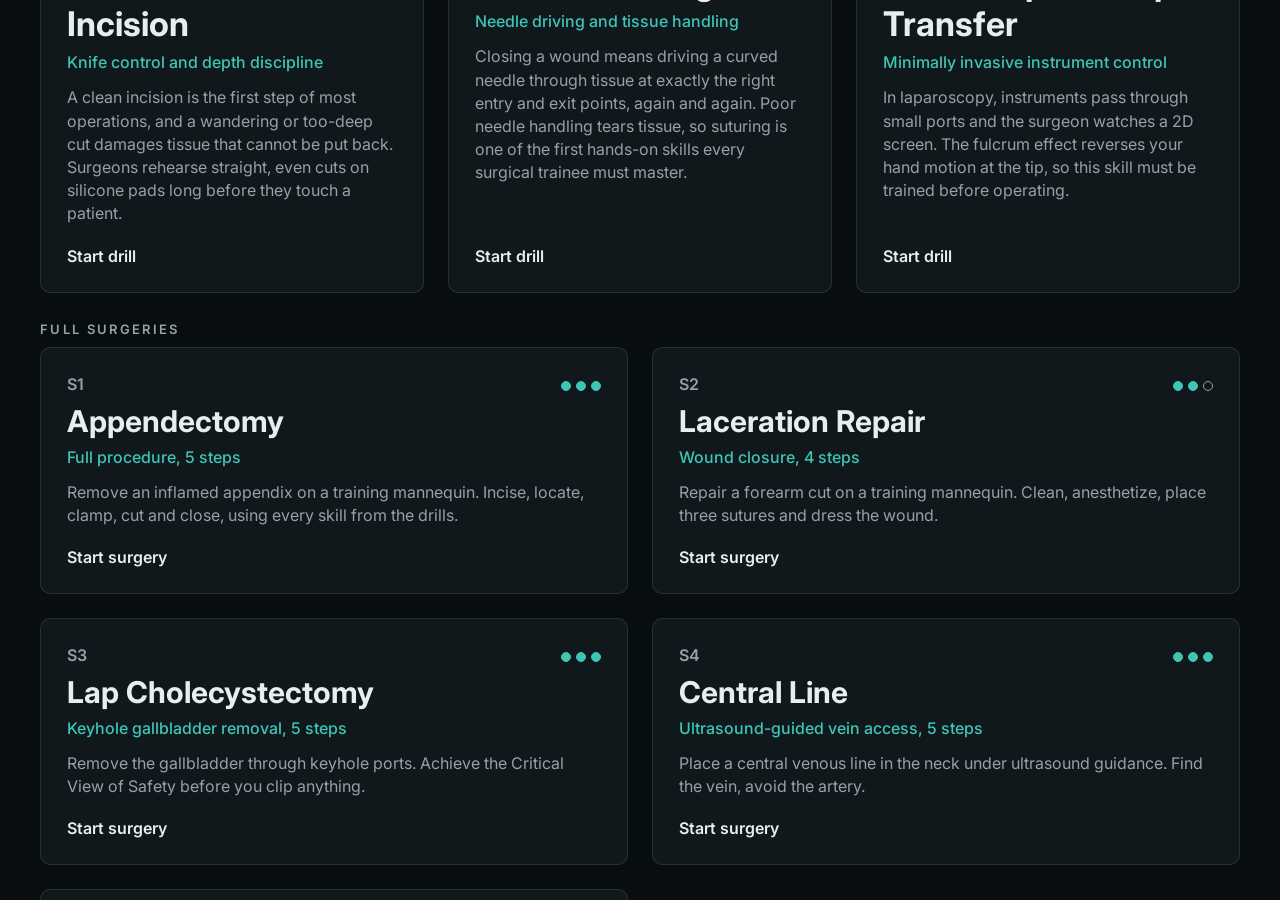
<file: src/ui/_mock.html>
<!doctype html><html><head><meta charset="utf-8"><title>HUD mock</title>
<link rel="preconnect" href="https://fonts.googleapis.com"><link href="https://fonts.googleapis.com/css2?family=Inter:wght@400;500;600;700;800&display=swap" rel="stylesheet">
<link rel="stylesheet" href="../../style.css"></head><body><div id="ui"></div>
<script type="module">
import { createHUD } from './hud.js';
const events = new EventTarget();
const engine = { events, input:{steady:false}, loadLevel(id){ setTimeout(()=>{ events.dispatchEvent(new CustomEvent('level:start',{detail:{id}}));
  let p=0; const t=setInterval(()=>{ p+=.04; events.dispatchEvent(new CustomEvent('level:progress',{detail:{id,pct:p,hint:'Keep the blade steady along the line',accuracy:.9}}));
  if(p>=1){clearInterval(t);events.dispatchEvent(new CustomEvent('level:score',{detail:{id,metrics:{deviation_mm:1.23,time:24.6,accuracy:.91,errors:2},grade:{tissue:4,time_motion:3,instrument:5}}}));}},300);},0);} };
window.hud = createHUD(document.getElementById('ui'), engine);
</script></body></html>
</file>
<file: style.css>
:root{--accent:#3EC5B5;--err:#E5584F;--ink:#E8EEF0;--mut:#93A3A8;--bg:rgba(12,18,21,.82);--line:rgba(255,255,255,.1);--panel:rgba(18,26,30,.9)}
*{box-sizing:border-box}
html,body{margin:0;height:100%;background:#0b1013;color:var(--ink);font-family:Inter,system-ui,sans-serif;overflow:hidden}
canvas{display:block}
.sh-ui{position:fixed;inset:0;pointer-events:none;font-size:18px;-webkit-font-smoothing:antialiased}
.hidden{display:none!important}
.sh-screen{position:absolute;inset:0;display:flex;align-items:center;justify-content:center;pointer-events:auto;padding:32px;overflow:auto}
.sh-title{background:rgba(9,14,16,.88)}
.sh-hero{text-align:center;max-width:1200px;width:100%}
.sh-kicker{letter-spacing:.22em;font-size:14px;color:var(--accent);font-weight:600}
h1{font-size:92px;letter-spacing:.06em;margin:10px 0 12px;font-weight:800;line-height:1}
h2{margin:0;font-weight:700}h3{margin:0 0 10px;font-size:16px;color:var(--accent);font-weight:600;letter-spacing:.04em}
.sh-why{font-size:24px;color:var(--mut);margin:0 0 32px}
.sh-cards{display:grid;grid-template-columns:repeat(3,1fr);gap:24px;margin-bottom:28px}
.sh-card{all:unset;box-sizing:border-box;cursor:pointer;text-align:left;background:var(--panel);border:1px solid var(--line);border-radius:10px;padding:26px;display:flex;flex-direction:column;gap:8px;transition:border-color .15s,transform .15s}
.sh-card:hover,.sh-card:focus-visible{border-color:var(--accent);transform:translateY(-3px)}
.sh-card h2{font-size:34px}.sh-card p{margin:6px 0 12px;color:var(--mut);font-size:16px;line-height:1.45;flex:1}
.sh-card-top{display:flex;justify-content:space-between;align-items:center}
.sh-num{color:var(--mut);font-weight:600;font-size:16px}
.sh-skill{color:var(--accent);font-size:16px;font-weight:500}
.sh-go{color:var(--ink);font-weight:600;font-size:16px}
.sh-diff i{display:inline-block;width:10px;height:10px;border-radius:50%;border:1.5px solid var(--mut);margin-left:5px}
.sh-diff i.on{background:var(--accent);border-color:var(--accent)}
.sh-btn{all:unset;box-sizing:border-box;cursor:pointer;padding:12px 26px;border-radius:8px;border:1px solid var(--line);background:rgba(255,255,255,.06);font-weight:600;font-size:18px;text-align:center}
.sh-btn:hover,.sh-btn:focus-visible{border-color:var(--accent)}
.sh-btn.primary{background:var(--accent);color:#06201c;border-color:var(--accent)}
.sh-btn.ghost{background:transparent}
.sh-how{background:rgba(9,14,16,.92);align-items:flex-start}
.sh-panel{background:var(--panel);border:1px solid var(--line);border-radius:12px;padding:32px;width:100%;max-width:1100px;margin:auto}
.sh-panel.wide{max-width:1500px}.sh-panel.narrow{max-width:420px;text-align:center}.sh-panel.results{max-width:1200px}
.sh-panel-head{display:flex;justify-content:space-between;align-items:center;margin-bottom:18px}
.sh-panel-head h2{font-size:36px}
.sh-lead{color:var(--mut);font-size:19px;line-height:1.5;max-width:1000px;margin:0 0 24px}
.sh-grid3{display:grid;grid-template-columns:repeat(3,1fr);gap:18px;margin-bottom:18px}
.sh-box{border:1px solid var(--line);border-radius:8px;padding:20px;background:rgba(255,255,255,.03)}
.sh-box ul{margin:0;padding-left:20px;line-height:1.55;font-size:16px;color:#cfdadd}
.sh-box p{margin:4px 0 12px;font-size:16px;line-height:1.5;color:#cfdadd}
.sh-box.drill h3{color:var(--ink);font-size:22px}.sh-box.drill small{display:block;color:var(--accent);font-size:14px;margin-top:2px;font-weight:500}
.sh-lbl{font-size:12px;letter-spacing:.14em;text-transform:uppercase;color:var(--mut);margin:12px 0 4px;font-weight:600}
kbd{font:600 13px Inter,sans-serif;border:1px solid var(--mut);border-radius:4px;padding:1px 7px;color:var(--ink)}
.muted{color:var(--mut)}
/* HUD */
.sh-hud{position:absolute;inset:0}
.sh-top{position:absolute;top:24px;left:24px;right:24px;display:flex;justify-content:space-between;align-items:flex-start;gap:24px}
.sh-obj{background:var(--bg);border:1px solid var(--line);border-radius:10px;padding:16px 22px;max-width:640px}
.sh-drill-name{font-size:14px;letter-spacing:.2em;text-transform:uppercase;color:var(--accent);font-weight:600}
.sh-objective{font-size:22px;margin-top:4px;line-height:1.35}
.sh-stats{display:flex;gap:14px}
.sh-stat{background:var(--bg);border:1px solid var(--line);border-radius:10px;padding:12px 22px;min-width:150px;text-align:right}
.sh-stat .v{font-size:48px;font-weight:700;font-variant-numeric:tabular-nums;line-height:1.1}
.l{font-size:13px;letter-spacing:.14em;text-transform:uppercase;color:var(--mut);font-weight:600}
.sh-bottom{position:absolute;left:24px;right:24px;bottom:24px;display:flex;flex-direction:column;gap:12px;align-items:center}
.sh-hint{font-size:24px;background:var(--bg);border:1px solid var(--line);border-radius:10px;padding:10px 24px;min-height:0;text-align:center}
.sh-hint:empty{display:none}
.sh-meters{display:flex;gap:18px;width:100%;max-width:1000px;background:var(--bg);border:1px solid var(--line);border-radius:10px;padding:14px 20px}
.sh-focus,.sh-prog{flex:1}
.sh-meters .l{display:flex;gap:10px;align-items:center;margin-bottom:8px}
.sh-meters .l .st{margin-left:auto;text-transform:none;letter-spacing:0;font-weight:500}
.sh-bar{height:12px;border-radius:6px;background:rgba(255,255,255,.1);overflow:hidden}
.sh-bar div{height:100%;background:var(--accent);width:0;border-radius:6px}
#shFocus.low{background:var(--mut)}
.sh-esc{position:absolute;right:0;bottom:0;color:var(--mut);font-size:14px}
/* results */
.sh-letter{text-align:center}.sh-letter .big{font-size:96px;font-weight:800;line-height:1;color:var(--accent)}
.sh-cols{display:grid;grid-template-columns:1fr 1fr;gap:36px;margin:8px 0 20px}
.sh-table{width:100%;border-collapse:collapse;font-size:19px}
.sh-table td{padding:9px 0;border-bottom:1px solid var(--line)}
.sh-table td:last-child{text-align:right;font-weight:700;font-variant-numeric:tabular-nums}
.sh-grow{display:grid;grid-template-columns:260px 1fr 48px;gap:12px;align-items:center;padding:8px 0;font-size:18px}
.sh-grow .b{height:12px;background:rgba(255,255,255,.1);border-radius:6px;overflow:hidden}.sh-grow .b i{display:block;height:100%;background:var(--accent)}
.sh-grow .s{text-align:right;font-weight:700}
.sh-fact{border-left:3px solid var(--accent);padding:6px 0 6px 18px;margin:8px 0 24px}
.sh-fact p{margin:2px 0 6px;font-size:20px;line-height:1.45}.sh-fact .src{color:var(--mut);font-size:14px}
.sh-actions{display:flex;gap:12px;justify-content:flex-end}.sh-actions.col{flex-direction:column;justify-content:stretch;margin-top:20px}
.sh-pause{background:rgba(6,10,12,.6)}
@media(max-width:900px){.sh-cards,.sh-grid3,.sh-cols{grid-template-columns:1fr}h1{font-size:52px}}

/* CORE: surgeries row + surgery mode (surgery levels mount their own top banner) */
.sh-row-lbl{text-align:left;font-size:13px;letter-spacing:.18em;text-transform:uppercase;color:var(--mut);font-weight:600;margin:0 0 10px}
.sh-cards.two{grid-template-columns:repeat(2,1fr)}
.sh-card.surg h2{font-size:30px}
.sh-ui.surgery .sh-top,.sh-ui.surgery .sh-prog{display:none}

.sh-camhint{opacity:.55;margin-right:14px;font-size:13px;letter-spacing:.02em}

/* Trivia overlay (src/ui/trivia.js) */
.sh-trivia{position:fixed;inset:0;z-index:50;background:rgba(9,14,16,.94);display:flex;align-items:center;justify-content:center;padding:32px;overflow:auto;font-size:18px;color:var(--ink)}
.sh-tv{max-width:900px}
.sh-tv .sh-kicker{margin-bottom:4px}
.sh-tv-stats{display:flex;gap:24px;color:var(--mut);font-size:15px;margin-bottom:8px}.sh-tv-stats b{color:var(--accent);font-size:22px;margin-right:4px}
.sh-tv-bar{height:6px;margin-bottom:20px}
.sh-tv-q{font-size:26px;line-height:1.35;font-weight:600;margin:0 0 20px}
.sh-tv-opts{display:grid;gap:10px;margin-bottom:16px}
.sh-tv-opt{all:unset;box-sizing:border-box;cursor:pointer;display:flex;gap:14px;align-items:center;padding:14px 18px;border:1px solid var(--line);border-radius:8px;background:rgba(255,255,255,.04);font-size:18px;line-height:1.35}
.sh-tv-opt:hover:not(:disabled),.sh-tv-opt:focus-visible{border-color:var(--accent)}
.sh-tv-opt:disabled{cursor:default}
.sh-tv-opt.ok{border-color:var(--accent);background:rgba(62,197,181,.16)}
.sh-tv-opt.bad{border-color:var(--err);background:rgba(229,88,79,.16)}
.sh-tv-good{color:var(--accent)}.sh-tv-err{color:var(--err)}
.sh-tv-rank{font-size:40px;margin-top:8px}
.sh-card.trivia h2{font-size:30px}
</file>
